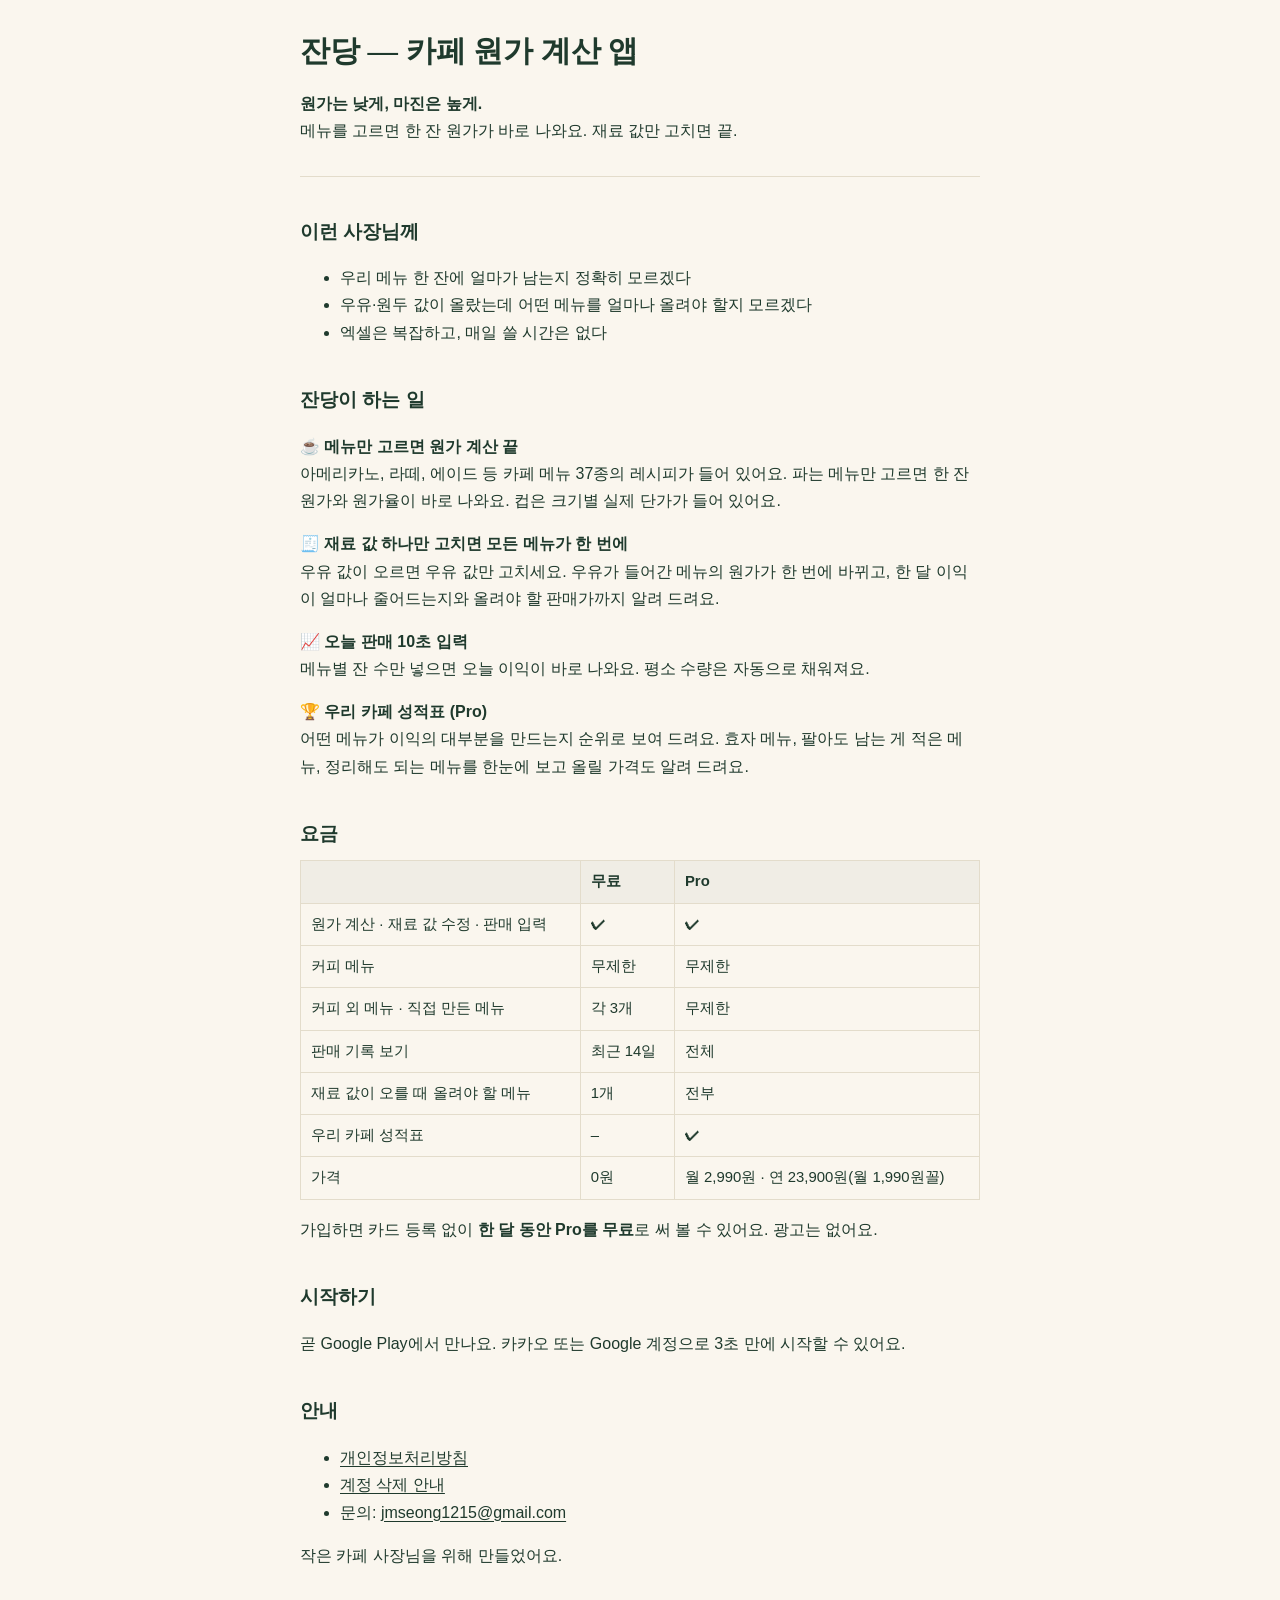
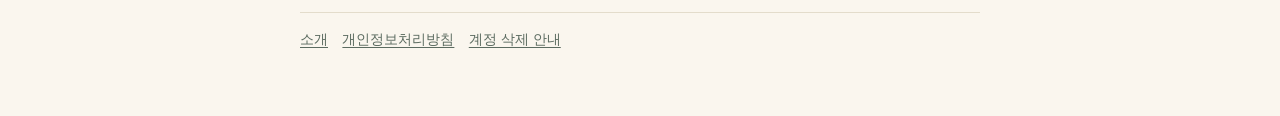
<file: index.html>
<!doctype html>
<html lang="ko"><head><meta charset="utf-8">
<meta name="viewport" content="width=device-width,initial-scale=1">
<title>잔당 — 카페 원가 계산 앱</title>
<meta name="description" content="카페 사장님용 원가 계산 앱 잔당">
<link rel="icon" href="icon.png">
<link rel="stylesheet" href="style.css"></head>
<body><main>
<h1>잔당 — 카페 원가 계산 앱</h1>
<p><strong>원가는 낮게, 마진은 높게.</strong><br>메뉴를 고르면 한 잔 원가가 바로 나와요. 재료 값만 고치면 끝.</p>
<hr>
<h2>이런 사장님께</h2>
<ul><li>우리 메뉴 한 잔에 얼마가 남는지 정확히 모르겠다</li><li>우유·원두 값이 올랐는데 어떤 메뉴를 얼마나 올려야 할지 모르겠다</li><li>엑셀은 복잡하고, 매일 쓸 시간은 없다</li></ul>
<h2>잔당이 하는 일</h2>
<p><strong>☕ 메뉴만 고르면 원가 계산 끝</strong><br>아메리카노, 라떼, 에이드 등 카페 메뉴 37종의 레시피가 들어 있어요. 파는 메뉴만 고르면 한 잔 원가와 원가율이 바로 나와요. 컵은 크기별 실제 단가가 들어 있어요.</p>
<p><strong>🧾 재료 값 하나만 고치면 모든 메뉴가 한 번에</strong><br>우유 값이 오르면 우유 값만 고치세요. 우유가 들어간 메뉴의 원가가 한 번에 바뀌고, 한 달 이익이 얼마나 줄어드는지와 올려야 할 판매가까지 알려 드려요.</p>
<p><strong>📈 오늘 판매 10초 입력</strong><br>메뉴별 잔 수만 넣으면 오늘 이익이 바로 나와요. 평소 수량은 자동으로 채워져요.</p>
<p><strong>🏆 우리 카페 성적표 (Pro)</strong><br>어떤 메뉴가 이익의 대부분을 만드는지 순위로 보여 드려요. 효자 메뉴, 팔아도 남는 게 적은 메뉴, 정리해도 되는 메뉴를 한눈에 보고 올릴 가격도 알려 드려요.</p>
<h2>요금</h2>
<div class="t"><table><thead><tr><th></th><th>무료</th><th>Pro</th></tr></thead><tbody><tr><td>원가 계산 · 재료 값 수정 · 판매 입력</td><td>✔</td><td>✔</td></tr><tr><td>커피 메뉴</td><td>무제한</td><td>무제한</td></tr><tr><td>커피 외 메뉴 · 직접 만든 메뉴</td><td>각 3개</td><td>무제한</td></tr><tr><td>판매 기록 보기</td><td>최근 14일</td><td>전체</td></tr><tr><td>재료 값이 오를 때 올려야 할 메뉴</td><td>1개</td><td>전부</td></tr><tr><td>우리 카페 성적표</td><td>–</td><td>✔</td></tr><tr><td>가격</td><td>0원</td><td>월 2,990원 · 연 23,900원(월 1,990원꼴)</td></tr></tbody></table></div>
<p>가입하면 카드 등록 없이 <strong>한 달 동안 Pro를 무료</strong>로 써 볼 수 있어요. 광고는 없어요.</p>
<h2>시작하기</h2>
<p>곧 Google Play에서 만나요. 카카오 또는 Google 계정으로 3초 만에 시작할 수 있어요.</p>
<h2>안내</h2>
<ul><li><a href="privacy.html">개인정보처리방침</a></li><li><a href="account-deletion.html">계정 삭제 안내</a></li><li>문의: <a href="mailto:jmseong1215@gmail.com">jmseong1215@gmail.com</a></li></ul>
<p>작은 카페 사장님을 위해 만들었어요.</p>
<nav><a href="index.html">소개</a><a href="privacy.html">개인정보처리방침</a><a href="account-deletion.html">계정 삭제 안내</a></nav>
</main></body></html>
</file>
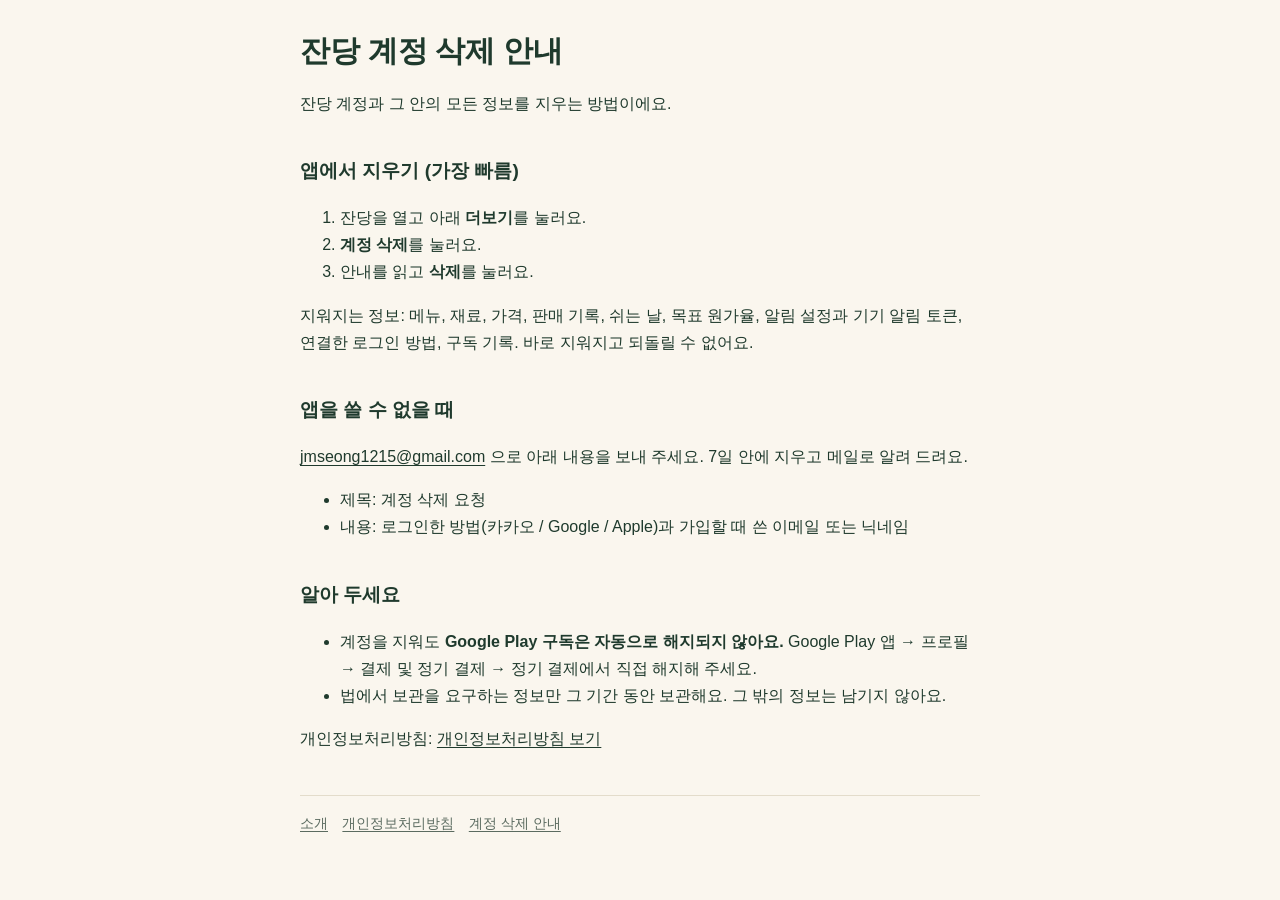
<file: account-deletion.html>
<!doctype html>
<html lang="ko"><head><meta charset="utf-8">
<meta name="viewport" content="width=device-width,initial-scale=1">
<title>잔당 계정 삭제 안내</title>
<meta name="description" content="카페 사장님용 원가 계산 앱 잔당">
<link rel="icon" href="icon.png">
<link rel="stylesheet" href="style.css"></head>
<body><main>
<h1>잔당 계정 삭제 안내</h1>
<p>잔당 계정과 그 안의 모든 정보를 지우는 방법이에요.</p>
<h2>앱에서 지우기 (가장 빠름)</h2>
<ol><li>잔당을 열고 아래 <strong>더보기</strong>를 눌러요.</li><li><strong>계정 삭제</strong>를 눌러요.</li><li>안내를 읽고 <strong>삭제</strong>를 눌러요.</li></ol>
<p>지워지는 정보: 메뉴, 재료, 가격, 판매 기록, 쉬는 날, 목표 원가율, 알림 설정과 기기 알림 토큰, 연결한 로그인 방법, 구독 기록. 바로 지워지고 되돌릴 수 없어요.</p>
<h2>앱을 쓸 수 없을 때</h2>
<p><a href="mailto:jmseong1215@gmail.com">jmseong1215@gmail.com</a> 으로 아래 내용을 보내 주세요. 7일 안에 지우고 메일로 알려 드려요.</p>
<ul><li>제목: 계정 삭제 요청</li><li>내용: 로그인한 방법(카카오 / Google / Apple)과 가입할 때 쓴 이메일 또는 닉네임</li></ul>
<h2>알아 두세요</h2>
<ul><li>계정을 지워도 <strong>Google Play 구독은 자동으로 해지되지 않아요.</strong> Google Play 앱 → 프로필 → 결제 및 정기 결제 → 정기 결제에서 직접 해지해 주세요.</li><li>법에서 보관을 요구하는 정보만 그 기간 동안 보관해요. 그 밖의 정보는 남기지 않아요.</li></ul>
<p>개인정보처리방침: <a href="privacy.html">개인정보처리방침 보기</a></p>
<nav><a href="index.html">소개</a><a href="privacy.html">개인정보처리방침</a><a href="account-deletion.html">계정 삭제 안내</a></nav>
</main></body></html>
</file>
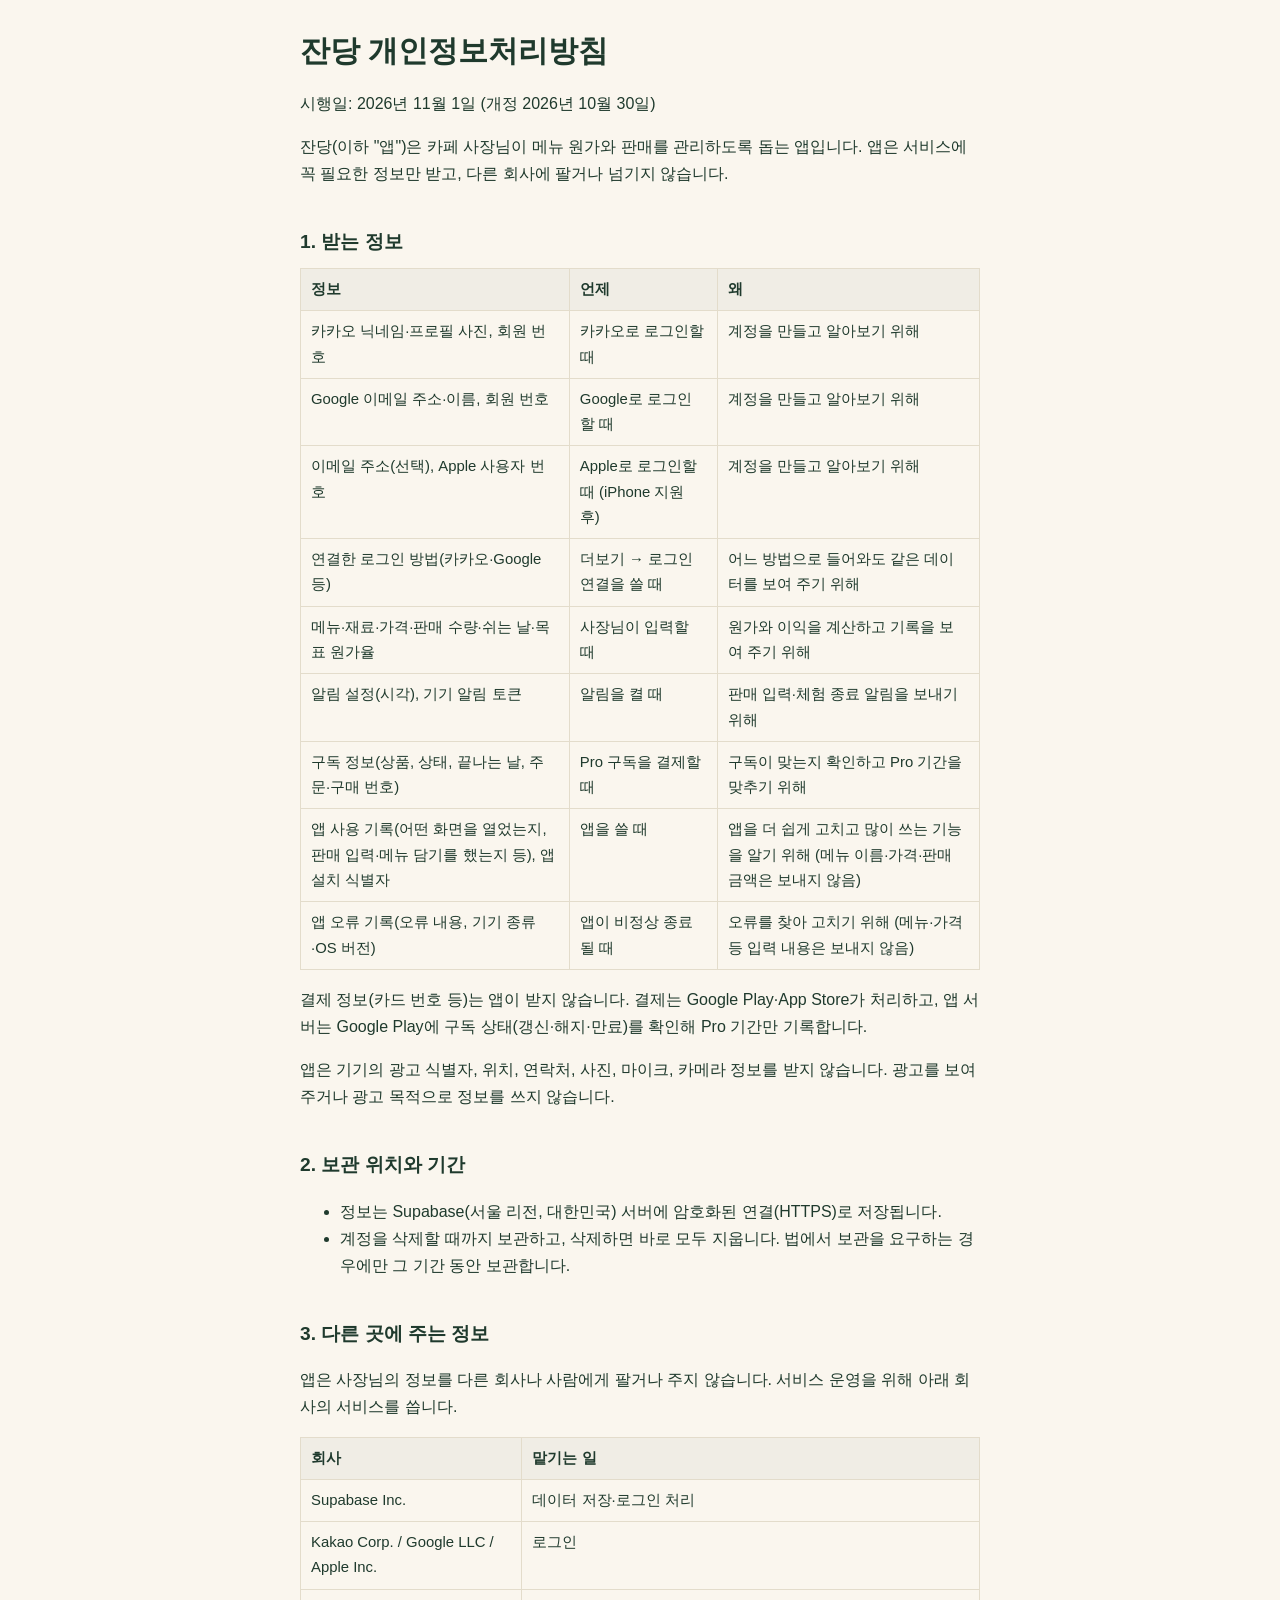
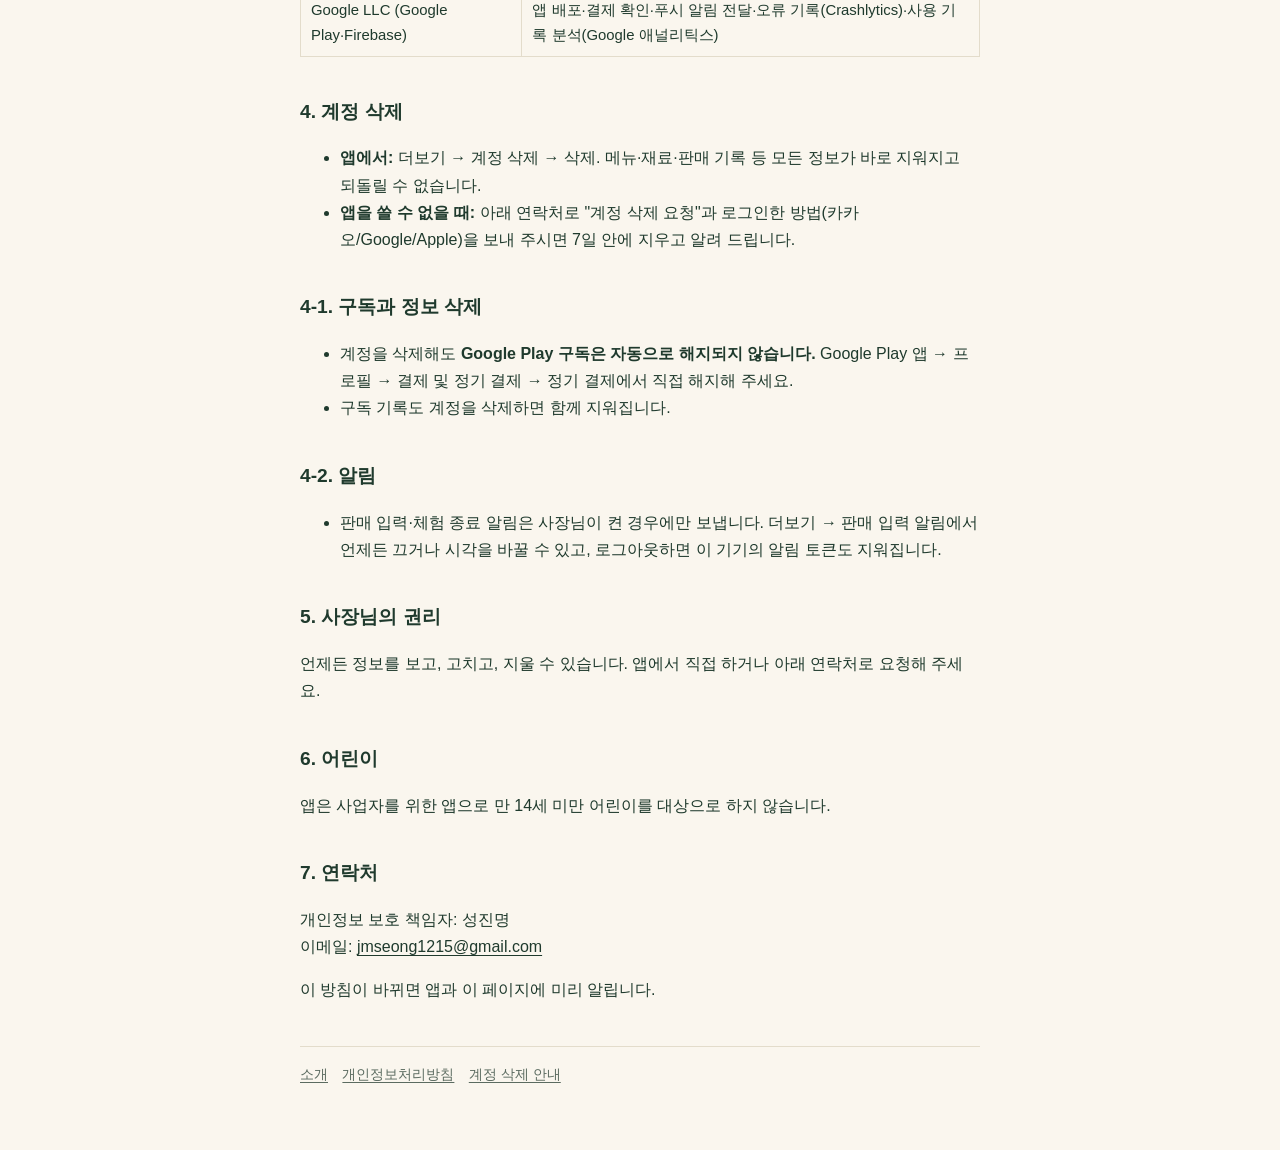
<file: privacy.html>
<!doctype html>
<html lang="ko"><head><meta charset="utf-8">
<meta name="viewport" content="width=device-width,initial-scale=1">
<title>잔당 개인정보처리방침</title>
<meta name="description" content="카페 사장님용 원가 계산 앱 잔당">
<link rel="icon" href="icon.png">
<link rel="stylesheet" href="style.css"></head>
<body><main>
<h1>잔당 개인정보처리방침</h1>
<p>시행일: 2026년 11월 1일 (개정 2026년 10월 30일)</p>
<p>잔당(이하 "앱")은 카페 사장님이 메뉴 원가와 판매를 관리하도록 돕는 앱입니다. 앱은 서비스에 꼭 필요한 정보만 받고, 다른 회사에 팔거나 넘기지 않습니다.</p>
<h2>1. 받는 정보</h2>
<div class="t"><table><thead><tr><th>정보</th><th>언제</th><th>왜</th></tr></thead><tbody><tr><td>카카오 닉네임·프로필 사진, 회원 번호</td><td>카카오로 로그인할 때</td><td>계정을 만들고 알아보기 위해</td></tr><tr><td>Google 이메일 주소·이름, 회원 번호</td><td>Google로 로그인할 때</td><td>계정을 만들고 알아보기 위해</td></tr><tr><td>이메일 주소(선택), Apple 사용자 번호</td><td>Apple로 로그인할 때 (iPhone 지원 후)</td><td>계정을 만들고 알아보기 위해</td></tr><tr><td>연결한 로그인 방법(카카오·Google 등)</td><td>더보기 → 로그인 연결을 쓸 때</td><td>어느 방법으로 들어와도 같은 데이터를 보여 주기 위해</td></tr><tr><td>메뉴·재료·가격·판매 수량·쉬는 날·목표 원가율</td><td>사장님이 입력할 때</td><td>원가와 이익을 계산하고 기록을 보여 주기 위해</td></tr><tr><td>알림 설정(시각), 기기 알림 토큰</td><td>알림을 켤 때</td><td>판매 입력·체험 종료 알림을 보내기 위해</td></tr><tr><td>구독 정보(상품, 상태, 끝나는 날, 주문·구매 번호)</td><td>Pro 구독을 결제할 때</td><td>구독이 맞는지 확인하고 Pro 기간을 맞추기 위해</td></tr><tr><td>앱 사용 기록(어떤 화면을 열었는지, 판매 입력·메뉴 담기를 했는지 등), 앱 설치 식별자</td><td>앱을 쓸 때</td><td>앱을 더 쉽게 고치고 많이 쓰는 기능을 알기 위해 (메뉴 이름·가격·판매 금액은 보내지 않음)</td></tr><tr><td>앱 오류 기록(오류 내용, 기기 종류·OS 버전)</td><td>앱이 비정상 종료될 때</td><td>오류를 찾아 고치기 위해 (메뉴·가격 등 입력 내용은 보내지 않음)</td></tr></tbody></table></div>
<p>결제 정보(카드 번호 등)는 앱이 받지 않습니다. 결제는 Google Play·App Store가 처리하고, 앱 서버는 Google Play에 구독 상태(갱신·해지·만료)를 확인해 Pro 기간만 기록합니다.</p>
<p>앱은 기기의 광고 식별자, 위치, 연락처, 사진, 마이크, 카메라 정보를 받지 않습니다. 광고를 보여 주거나 광고 목적으로 정보를 쓰지 않습니다.</p>
<h2>2. 보관 위치와 기간</h2>
<ul><li>정보는 Supabase(서울 리전, 대한민국) 서버에 암호화된 연결(HTTPS)로 저장됩니다.</li><li>계정을 삭제할 때까지 보관하고, 삭제하면 바로 모두 지웁니다. 법에서 보관을 요구하는 경우에만 그 기간 동안 보관합니다.</li></ul>
<h2>3. 다른 곳에 주는 정보</h2>
<p>앱은 사장님의 정보를 다른 회사나 사람에게 팔거나 주지 않습니다. 서비스 운영을 위해 아래 회사의 서비스를 씁니다.</p>
<div class="t"><table><thead><tr><th>회사</th><th>맡기는 일</th></tr></thead><tbody><tr><td>Supabase Inc.</td><td>데이터 저장·로그인 처리</td></tr><tr><td>Kakao Corp. / Google LLC / Apple Inc.</td><td>로그인</td></tr><tr><td>Google LLC (Google Play·Firebase)</td><td>앱 배포·결제 확인·푸시 알림 전달·오류 기록(Crashlytics)·사용 기록 분석(Google 애널리틱스)</td></tr></tbody></table></div>
<h2>4. 계정 삭제</h2>
<ul><li><strong>앱에서:</strong> 더보기 → 계정 삭제 → 삭제. 메뉴·재료·판매 기록 등 모든 정보가 바로 지워지고 되돌릴 수 없습니다.</li><li><strong>앱을 쓸 수 없을 때:</strong> 아래 연락처로 "계정 삭제 요청"과 로그인한 방법(카카오/Google/Apple)을 보내 주시면 7일 안에 지우고 알려 드립니다.</li></ul>
<h2>4-1. 구독과 정보 삭제</h2>
<ul><li>계정을 삭제해도 <strong>Google Play 구독은 자동으로 해지되지 않습니다.</strong> Google Play 앱 → 프로필 → 결제 및 정기 결제 → 정기 결제에서 직접 해지해 주세요.</li><li>구독 기록도 계정을 삭제하면 함께 지워집니다.</li></ul>
<h2>4-2. 알림</h2>
<ul><li>판매 입력·체험 종료 알림은 사장님이 켠 경우에만 보냅니다. 더보기 → 판매 입력 알림에서 언제든 끄거나 시각을 바꿀 수 있고, 로그아웃하면 이 기기의 알림 토큰도 지워집니다.</li></ul>
<h2>5. 사장님의 권리</h2>
<p>언제든 정보를 보고, 고치고, 지울 수 있습니다. 앱에서 직접 하거나 아래 연락처로 요청해 주세요.</p>
<h2>6. 어린이</h2>
<p>앱은 사업자를 위한 앱으로 만 14세 미만 어린이를 대상으로 하지 않습니다.</p>
<h2>7. 연락처</h2>
<p>개인정보 보호 책임자: 성진명<br>이메일: <a href="mailto:jmseong1215@gmail.com">jmseong1215@gmail.com</a></p>
<p>이 방침이 바뀌면 앱과 이 페이지에 미리 알립니다.</p>
<nav><a href="index.html">소개</a><a href="privacy.html">개인정보처리방침</a><a href="account-deletion.html">계정 삭제 안내</a></nav>
</main></body></html>
</file>
<file: style.css>
:root{--bg:#faf6ee;--fg:#1f3a2d;--mut:#5b6b60;--line:#e3dccb}
@media(prefers-color-scheme:dark){:root{--bg:#16201a;--fg:#e8efe9;--mut:#a3b3a8;--line:#2b3a31}}
*{box-sizing:border-box}
body{margin:0;background:var(--bg);color:var(--fg);font:16px/1.7 -apple-system,"Apple SD Gothic Neo","Noto Sans KR","Malgun Gothic",sans-serif}
main{max-width:720px;margin:0 auto;padding:32px 20px 64px}
h1{font-family:"Gowun Batang",serif;font-size:1.9rem;line-height:1.3;margin:0 0 .6em}
h2{font-size:1.2rem;margin:2em 0 .5em}
a{color:inherit;text-underline-offset:3px}
hr{border:0;border-top:1px solid var(--line);margin:2em 0}
.t{overflow-x:auto}
table{border-collapse:collapse;width:100%;font-size:.93rem}
th,td{border:1px solid var(--line);padding:8px 10px;text-align:left;vertical-align:top}
th{background:rgba(127,127,127,.08)}
nav{margin-top:3em;padding-top:1em;border-top:1px solid var(--line);font-size:.9rem;color:var(--mut)}
nav a{margin-right:1em}
</file>
